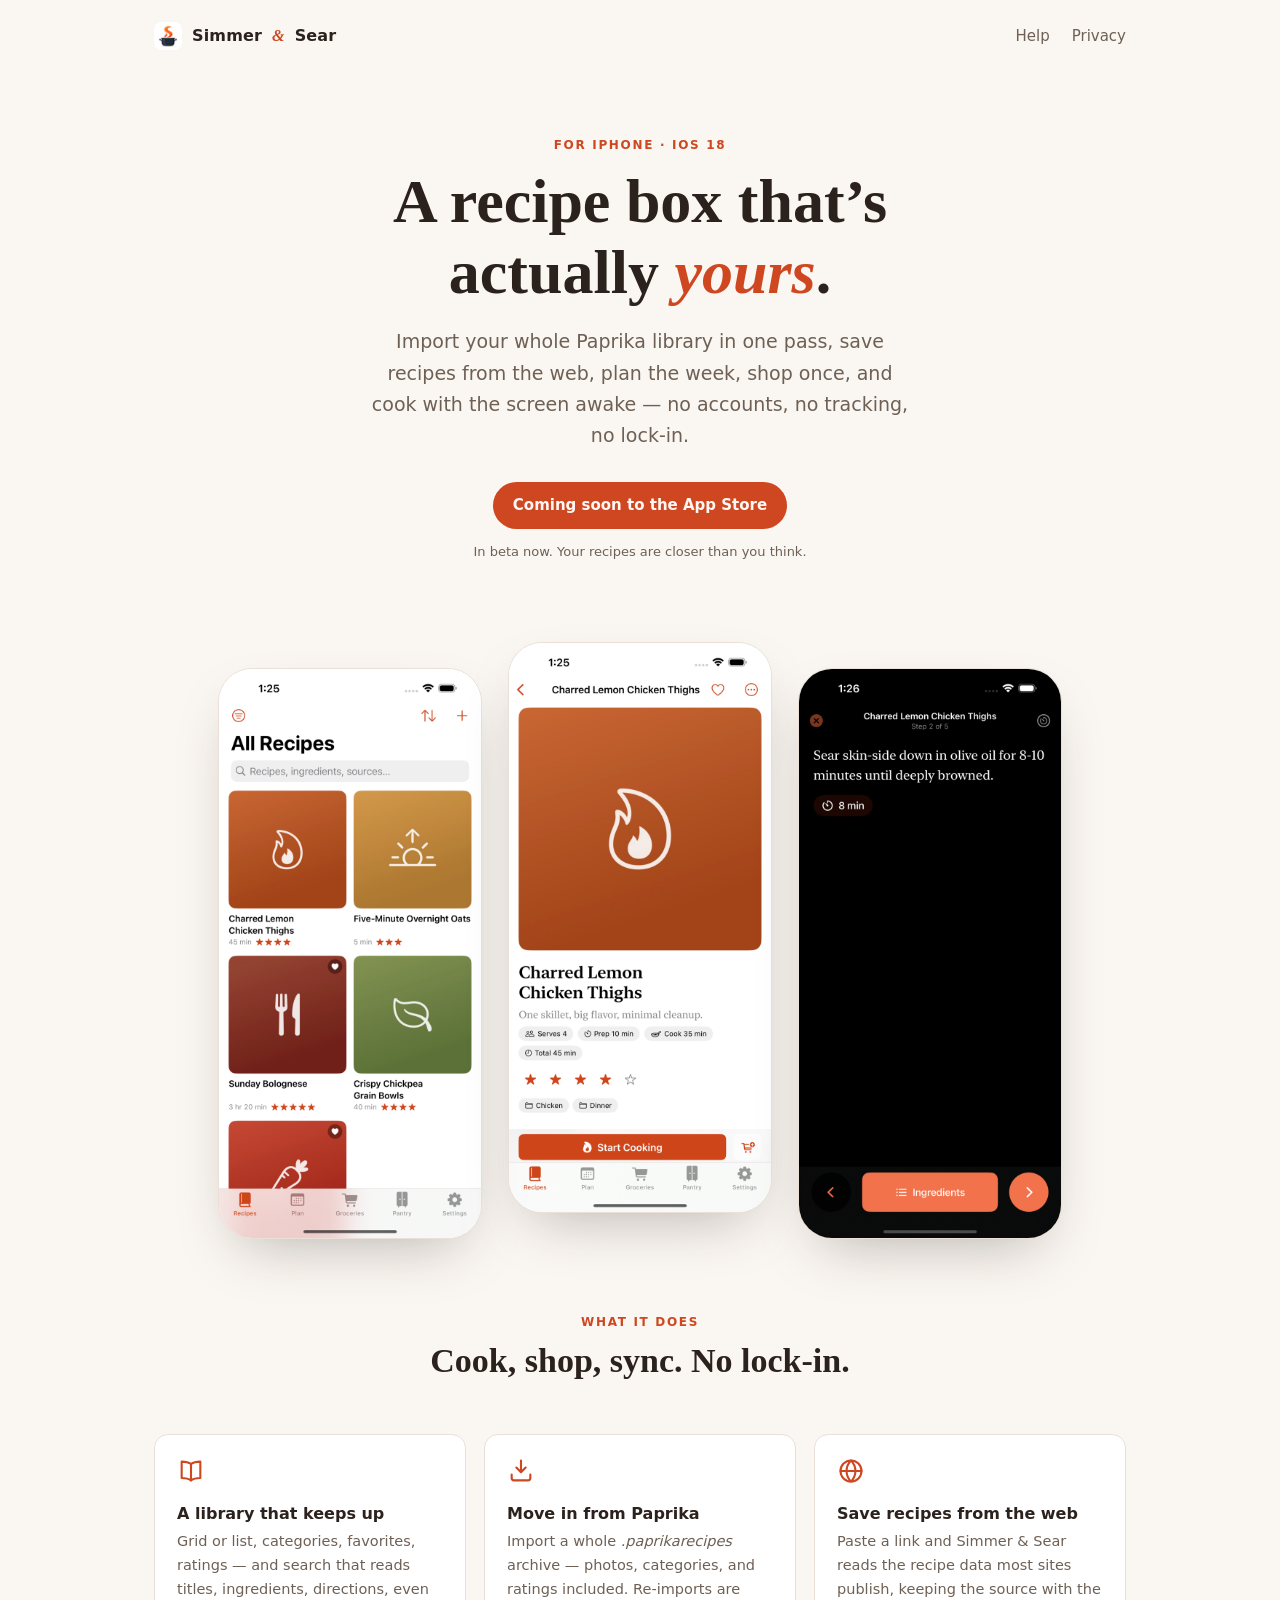
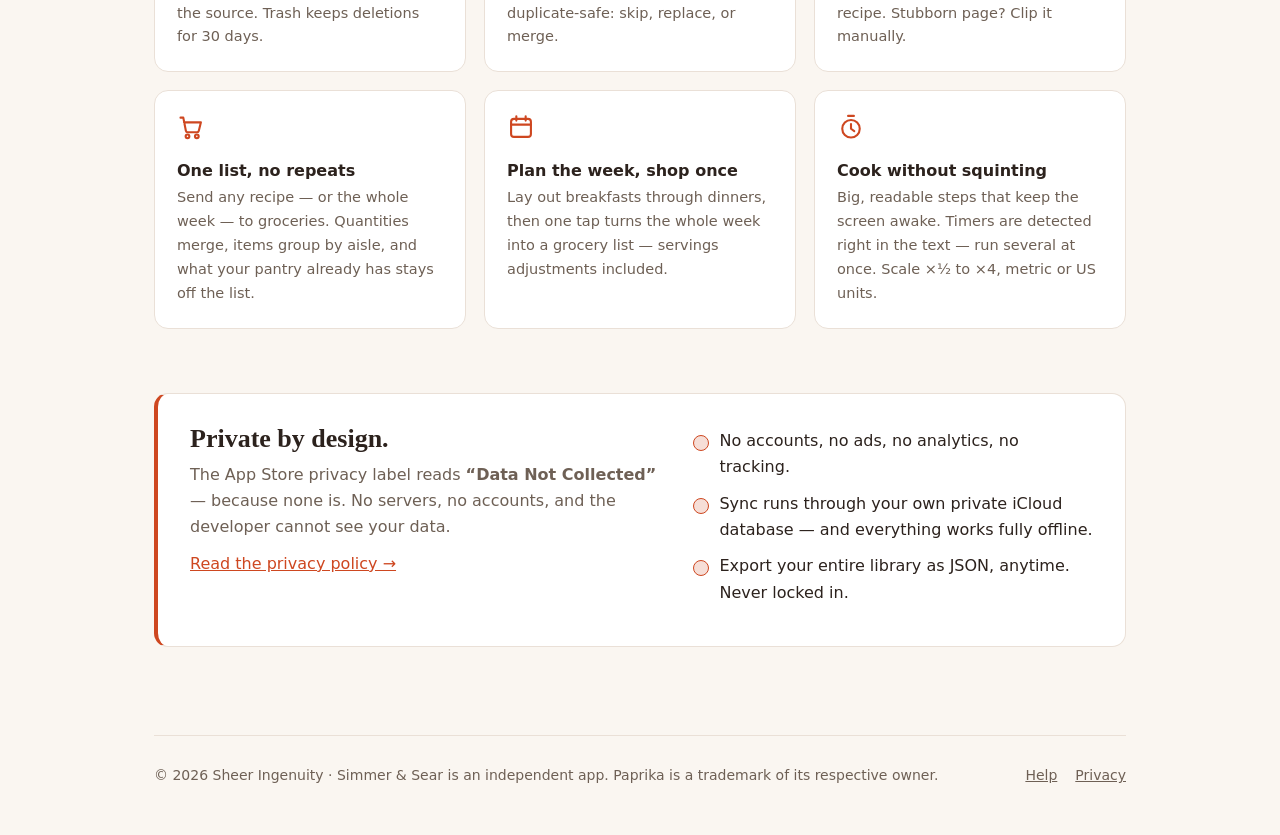
<file: index.html>
<!DOCTYPE html>
<html lang="en">
<head>
<meta charset="utf-8">
<meta name="viewport" content="width=device-width, initial-scale=1">
<title>Simmer &amp; Sear — Recipe Box for iPhone</title>
<meta name="description" content="Cook, shop, sync. No lock-in. Import your whole Paprika library, save recipes from the web, plan the week, and cook hands-free — private by design, on your iPhone.">
<link rel="stylesheet" href="styles.css">
<link rel="icon" type="image/png" sizes="192x192" href="assets/icon-192.png">
<link rel="apple-touch-icon" href="assets/apple-touch-icon.png">
<meta property="og:title" content="Simmer &amp; Sear — Recipe Box for iPhone">
<meta property="og:description" content="Cook, shop, sync. No lock-in. A recipe box that's actually yours.">
<meta property="og:image" content="https://simmerandsear.com/assets/icon-512.png">
<meta property="og:url" content="https://simmerandsear.com/">
<meta property="og:type" content="website">
</head>
<body>
<div class="wrap">

  <header class="site-header">
    <a class="brand" href="/">
      <img src="assets/icon-64.png" alt="" width="28" height="28">
      Simmer <span class="amp">&amp;</span> Sear
    </a>
    <nav class="site-nav">
      <a href="/help">Help</a>
      <a href="/privacy">Privacy</a>
    </nav>
  </header>

  <section class="hero">
    <div class="eyebrow">For iPhone · iOS 18</div>
    <h1>A recipe box that&rsquo;s actually <span class="amp">yours</span>.</h1>
    <p class="sub">Import your whole Paprika library in one pass, save recipes
      from the web, plan the week, shop once, and cook with the screen awake —
      no accounts, no tracking, no lock-in.</p>
    <div class="cta-row">
      <span class="pill solid">Coming soon to the App&nbsp;Store</span>
    </div>
    <p class="coming">In beta now. Your recipes are closer than you think.</p>
  </section>

  <section class="phones" aria-label="Screenshots of Simmer &amp; Sear">
    <div class="phone">
      <img src="assets/screen-library-light.png" width="720" height="1564"
           alt="The recipe library as a grid of square photo tiles">
    </div>
    <div class="phone raised">
      <img src="assets/screen-detail-light.png" width="720" height="1564"
           alt="A recipe page with photo, serves and time chips, and a Start Cooking button">
    </div>
    <div class="phone">
      <img src="assets/screen-cook-dark.png" width="720" height="1564" loading="lazy"
           alt="Cook mode in dark appearance showing one big readable step">
    </div>
  </section>

  <div class="section-head">
    <div class="eyebrow">What it does</div>
    <h2>Cook, shop, sync. No lock-in.</h2>
  </div>

  <section class="features">
    <div class="feature">
      <svg viewBox="0 0 24 24" fill="none" stroke="currentColor" stroke-width="1.8" stroke-linecap="round" stroke-linejoin="round" aria-hidden="true"><path d="M12 6c-2-1.5-5-2-8-2v14c3 0 6 .5 8 2 2-1.5 5-2 8-2V4c-3 0-6 .5-8 2z"/><path d="M12 6v14"/></svg>
      <h3>A library that keeps up</h3>
      <p>Grid or list, categories, favorites, ratings — and search that reads
         titles, ingredients, directions, even the source. Trash keeps
         deletions for 30 days.</p>
    </div>
    <div class="feature">
      <svg viewBox="0 0 24 24" fill="none" stroke="currentColor" stroke-width="1.8" stroke-linecap="round" stroke-linejoin="round" aria-hidden="true"><path d="M12 3v10m0 0-4-4m4 4 4-4"/><path d="M4 15v3a2 2 0 0 0 2 2h12a2 2 0 0 0 2-2v-3"/></svg>
      <h3>Move in from Paprika</h3>
      <p>Import a whole <em>.paprikarecipes</em> archive — photos, categories,
         and ratings included. Re-imports are duplicate-safe: skip, replace,
         or merge.</p>
    </div>
    <div class="feature">
      <svg viewBox="0 0 24 24" fill="none" stroke="currentColor" stroke-width="1.8" stroke-linecap="round" stroke-linejoin="round" aria-hidden="true"><circle cx="12" cy="12" r="9"/><path d="M3 12h18M12 3c2.5 2.5 3.8 5.6 3.8 9s-1.3 6.5-3.8 9c-2.5-2.5-3.8-5.6-3.8-9S9.5 5.5 12 3z"/></svg>
      <h3>Save recipes from the web</h3>
      <p>Paste a link and Simmer &amp; Sear reads the recipe data most sites
         publish, keeping the source with the recipe. Stubborn page? Clip it
         manually.</p>
    </div>
    <div class="feature">
      <svg viewBox="0 0 24 24" fill="none" stroke="currentColor" stroke-width="1.8" stroke-linecap="round" stroke-linejoin="round" aria-hidden="true"><circle cx="9" cy="20" r="1.6"/><circle cx="17" cy="20" r="1.6"/><path d="M3 4h2.4l2.2 11.2a1.6 1.6 0 0 0 1.6 1.3h7.9a1.6 1.6 0 0 0 1.6-1.3L20.5 8H6"/></svg>
      <h3>One list, no repeats</h3>
      <p>Send any recipe — or the whole week — to groceries. Quantities merge,
         items group by aisle, and what your pantry already has stays off the
         list.</p>
    </div>
    <div class="feature">
      <svg viewBox="0 0 24 24" fill="none" stroke="currentColor" stroke-width="1.8" stroke-linecap="round" stroke-linejoin="round" aria-hidden="true"><rect x="3.5" y="5" width="17" height="15.5" rx="2.5"/><path d="M3.5 10h17M8 2.8v3.7M16 2.8v3.7"/></svg>
      <h3>Plan the week, shop once</h3>
      <p>Lay out breakfasts through dinners, then one tap turns the whole week
         into a grocery list — servings adjustments included.</p>
    </div>
    <div class="feature">
      <svg viewBox="0 0 24 24" fill="none" stroke="currentColor" stroke-width="1.8" stroke-linecap="round" stroke-linejoin="round" aria-hidden="true"><circle cx="12" cy="13.5" r="7.5"/><path d="M12 9.5v4l2.8 2M9.5 2.5h5"/></svg>
      <h3>Cook without squinting</h3>
      <p>Big, readable steps that keep the screen awake. Timers are detected
         right in the text — run several at once. Scale ×½ to ×4, metric or
         US units.</p>
    </div>
  </section>

  <section class="privacy-band">
    <div>
      <h2>Private by design.</h2>
      <p>The App Store privacy label reads <strong>&ldquo;Data Not
         Collected&rdquo;</strong> — because none is. No servers, no accounts,
         and the developer cannot see your data.</p>
      <p style="margin-top:10px"><a href="/privacy">Read the privacy policy →</a></p>
    </div>
    <ul>
      <li>No accounts, no ads, no analytics, no tracking.</li>
      <li>Sync runs through your own private iCloud database — and everything
          works fully offline.</li>
      <li>Export your entire library as JSON, anytime. Never locked in.</li>
    </ul>
  </section>

  <footer class="site-footer">
    <div>© 2026 Sheer Ingenuity · Simmer &amp; Sear is an independent app.
         Paprika is a trademark of its respective owner.</div>
    <nav>
      <a href="/help">Help</a>
      <a href="/privacy">Privacy</a>
    </nav>
  </footer>

</div>
</body>
</html>
</file>
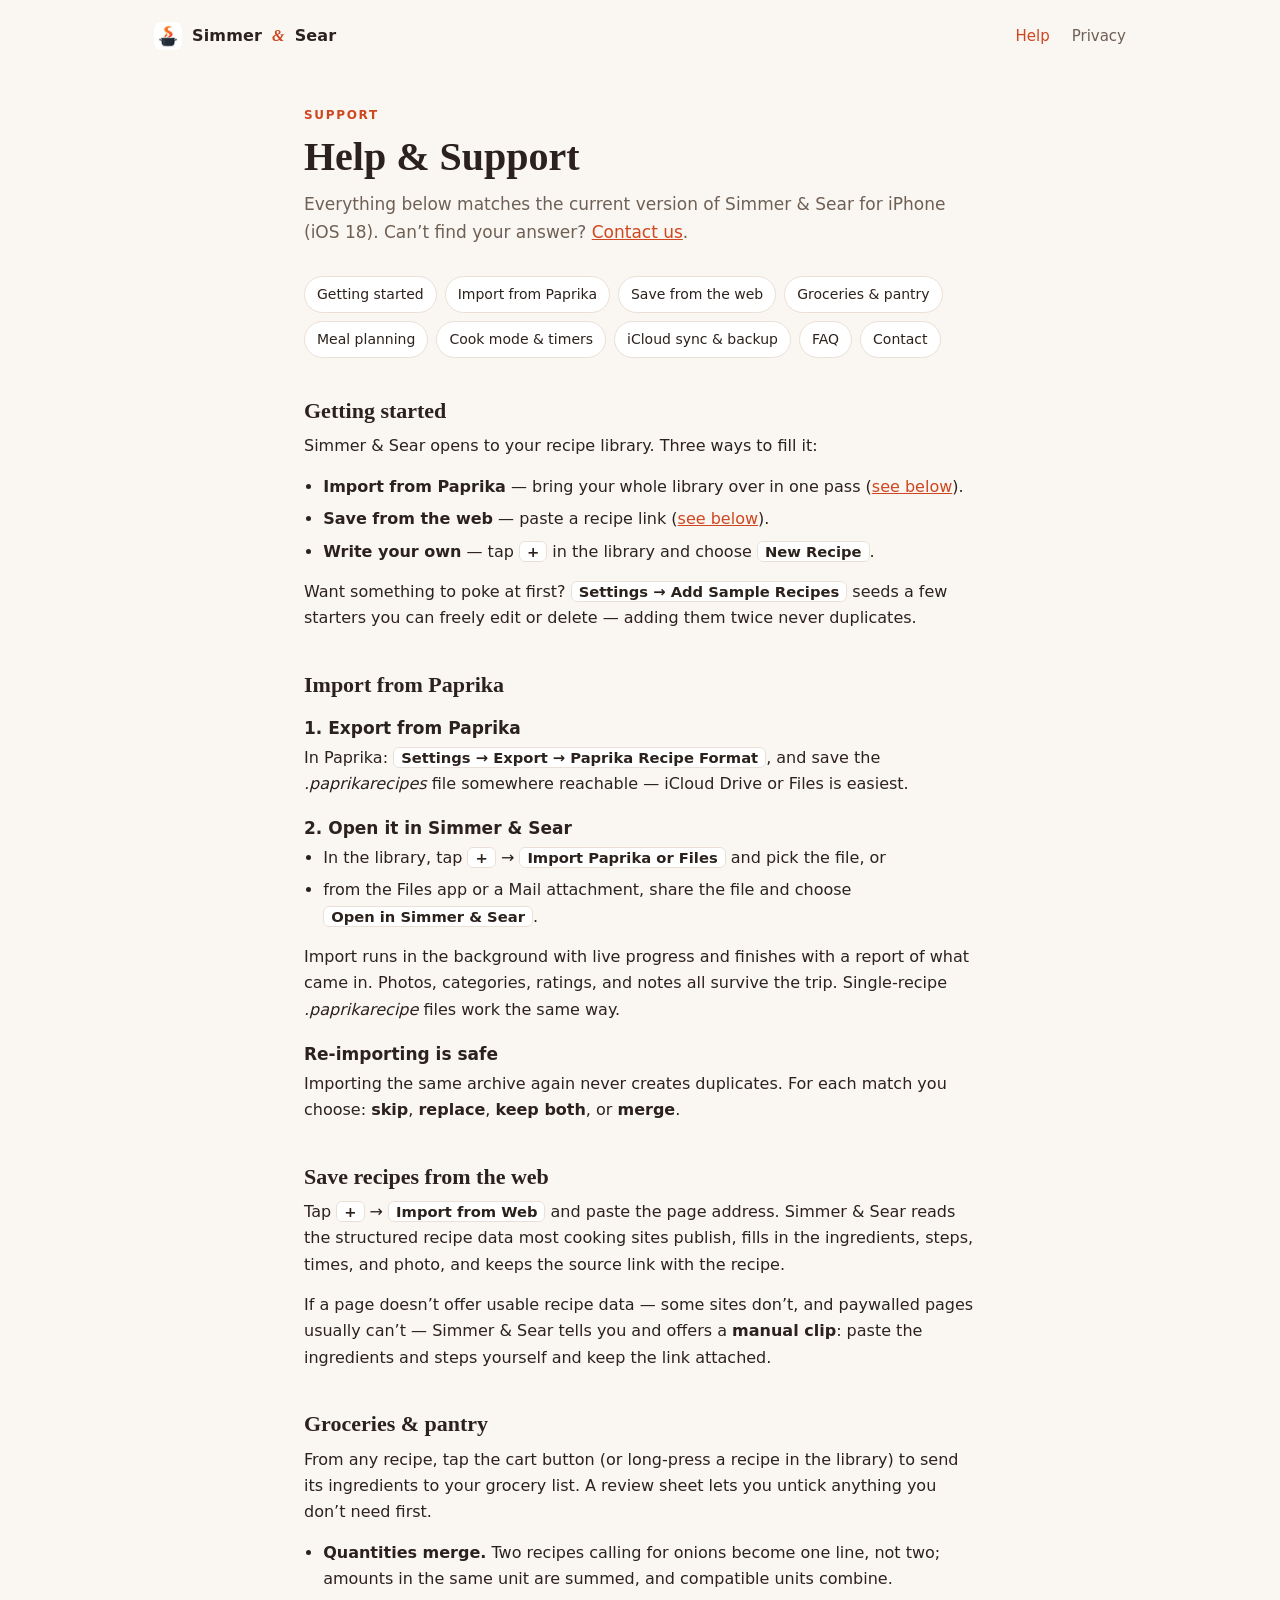
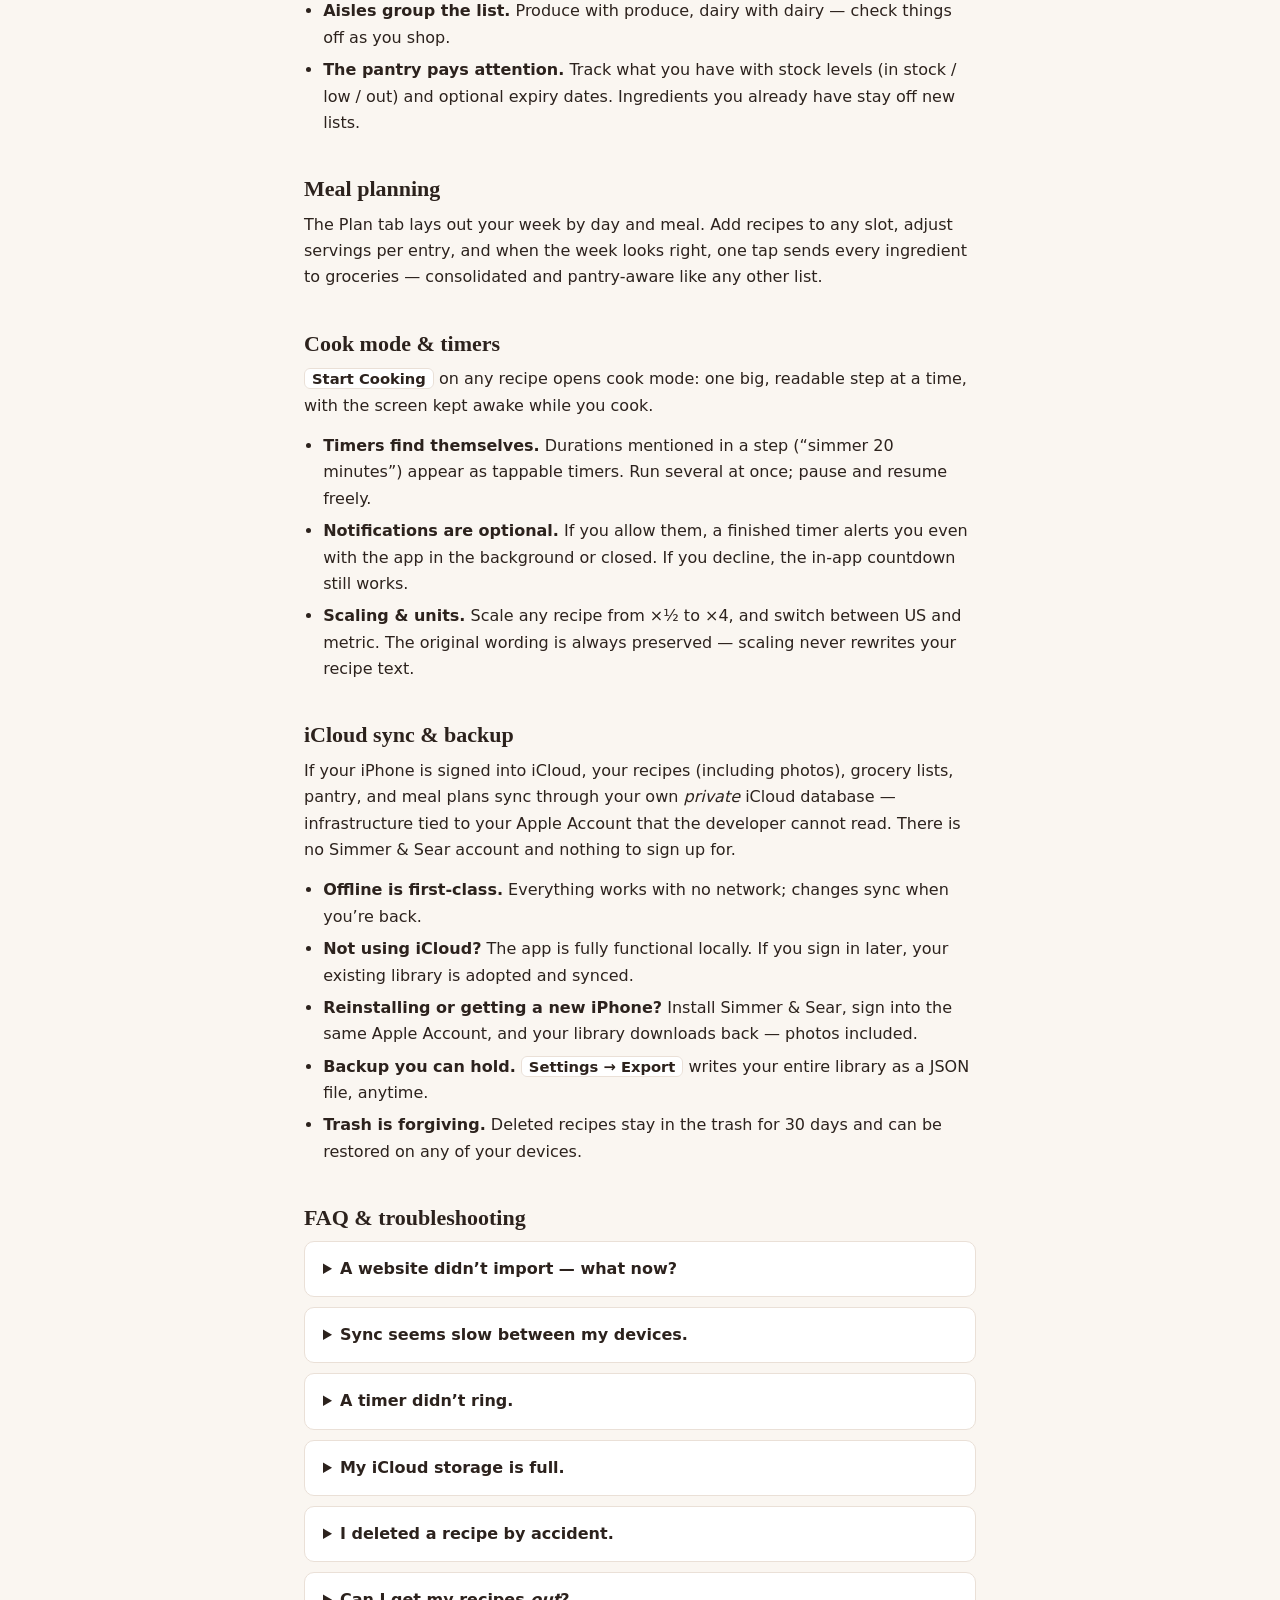
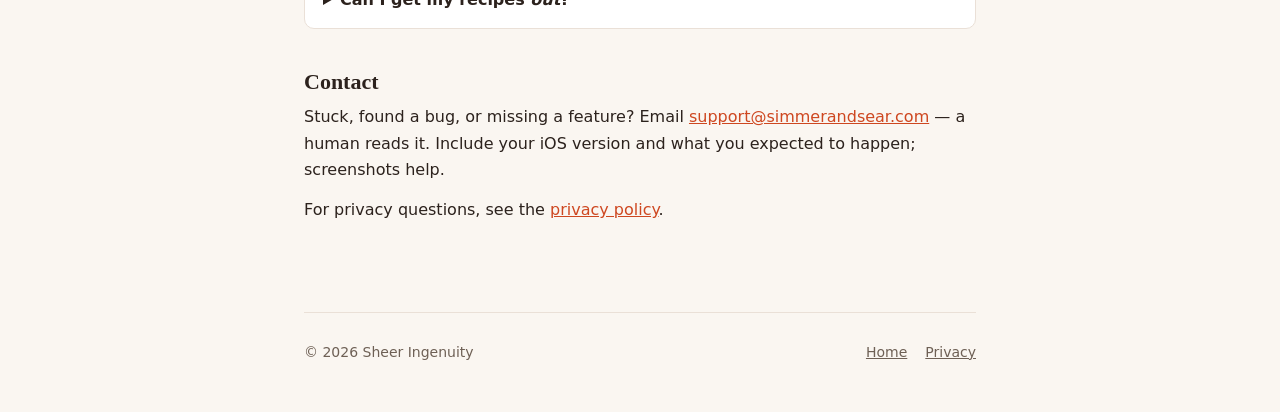
<file: help.html>
<!DOCTYPE html>
<html lang="en">
<head>
<meta charset="utf-8">
<meta name="viewport" content="width=device-width, initial-scale=1">
<title>Help &amp; Support — Simmer &amp; Sear</title>
<meta name="description" content="How to import from Paprika, save recipes from the web, build grocery lists, plan meals, cook with timers, and sync with iCloud in Simmer &amp; Sear.">
<link rel="stylesheet" href="styles.css">
<link rel="icon" type="image/png" sizes="192x192" href="assets/icon-192.png">
<link rel="apple-touch-icon" href="assets/apple-touch-icon.png">
</head>
<body>
<div class="wrap">

  <header class="site-header">
    <a class="brand" href="/">
      <img src="assets/icon-64.png" alt="" width="28" height="28">
      Simmer <span class="amp">&amp;</span> Sear
    </a>
    <nav class="site-nav">
      <a href="/help" aria-current="page">Help</a>
      <a href="/privacy">Privacy</a>
    </nav>
  </header>

  <main class="prose">
    <div class="eyebrow">Support</div>
    <h1>Help &amp; Support</h1>
    <p class="lede">Everything below matches the current version of
       Simmer&nbsp;&amp;&nbsp;Sear for iPhone (iOS&nbsp;18). Can&rsquo;t find
       your answer? <a href="#contact">Contact us</a>.</p>

    <nav class="toc" aria-label="Sections">
      <a href="#start">Getting started</a>
      <a href="#paprika">Import from Paprika</a>
      <a href="#web">Save from the web</a>
      <a href="#groceries">Groceries &amp; pantry</a>
      <a href="#planning">Meal planning</a>
      <a href="#cook">Cook mode &amp; timers</a>
      <a href="#sync">iCloud sync &amp; backup</a>
      <a href="#faq">FAQ</a>
      <a href="#contact">Contact</a>
    </nav>

    <h2 id="start">Getting started</h2>
    <p>Simmer &amp; Sear opens to your recipe library. Three ways to fill it:</p>
    <ul>
      <li><strong>Import from Paprika</strong> — bring your whole library over
          in one pass (<a href="#paprika">see below</a>).</li>
      <li><strong>Save from the web</strong> — paste a recipe link
          (<a href="#web">see below</a>).</li>
      <li><strong>Write your own</strong> — tap <kbd class="path">+</kbd> in
          the library and choose <kbd class="path">New Recipe</kbd>.</li>
    </ul>
    <p>Want something to poke at first? <kbd class="path">Settings → Add
       Sample Recipes</kbd> seeds a few starters you can freely edit or
       delete — adding them twice never duplicates.</p>

    <h2 id="paprika">Import from Paprika</h2>
    <h3>1. Export from Paprika</h3>
    <p>In Paprika: <kbd class="path">Settings → Export → Paprika Recipe
       Format</kbd>, and save the <em>.paprikarecipes</em> file somewhere
       reachable — iCloud Drive or Files is easiest.</p>
    <h3>2. Open it in Simmer &amp; Sear</h3>
    <ul>
      <li>In the library, tap <kbd class="path">+</kbd> →
          <kbd class="path">Import Paprika or Files</kbd> and pick the file, or</li>
      <li>from the Files app or a Mail attachment, share the file and choose
          <kbd class="path">Open in Simmer &amp; Sear</kbd>.</li>
    </ul>
    <p>Import runs in the background with live progress and finishes with a
       report of what came in. Photos, categories, ratings, and notes all
       survive the trip. Single-recipe <em>.paprikarecipe</em> files work the
       same way.</p>
    <h3>Re-importing is safe</h3>
    <p>Importing the same archive again never creates duplicates. For each
       match you choose: <strong>skip</strong>, <strong>replace</strong>,
       <strong>keep both</strong>, or <strong>merge</strong>.</p>

    <h2 id="web">Save recipes from the web</h2>
    <p>Tap <kbd class="path">+</kbd> → <kbd class="path">Import from
       Web</kbd> and paste the page address. Simmer &amp; Sear reads the
       structured recipe data most cooking sites publish, fills in the
       ingredients, steps, times, and photo, and keeps the source link with
       the recipe.</p>
    <p>If a page doesn&rsquo;t offer usable recipe data — some sites
       don&rsquo;t, and paywalled pages usually can&rsquo;t — Simmer &amp;
       Sear tells you and offers a <strong>manual clip</strong>: paste the
       ingredients and steps yourself and keep the link attached.</p>

    <h2 id="groceries">Groceries &amp; pantry</h2>
    <p>From any recipe, tap the cart button (or long-press a recipe in the
       library) to send its ingredients to your grocery list. A review sheet
       lets you untick anything you don&rsquo;t need first.</p>
    <ul>
      <li><strong>Quantities merge.</strong> Two recipes calling for onions
          become one line, not two; amounts in the same unit are summed, and
          compatible units combine.</li>
      <li><strong>Aisles group the list.</strong> Produce with produce, dairy
          with dairy — check things off as you shop.</li>
      <li><strong>The pantry pays attention.</strong> Track what you have with
          stock levels (in stock / low / out) and optional expiry dates.
          Ingredients you already have stay off new lists.</li>
    </ul>

    <h2 id="planning">Meal planning</h2>
    <p>The Plan tab lays out your week by day and meal. Add recipes to any
       slot, adjust servings per entry, and when the week looks right, one tap
       sends every ingredient to groceries — consolidated and
       pantry-aware like any other list.</p>

    <h2 id="cook">Cook mode &amp; timers</h2>
    <p><kbd class="path">Start Cooking</kbd> on any recipe opens cook mode:
       one big, readable step at a time, with the screen kept awake while you
       cook.</p>
    <ul>
      <li><strong>Timers find themselves.</strong> Durations mentioned in a
          step (&ldquo;simmer 20 minutes&rdquo;) appear as tappable timers.
          Run several at once; pause and resume freely.</li>
      <li><strong>Notifications are optional.</strong> If you allow them, a
          finished timer alerts you even with the app in the background or
          closed. If you decline, the in-app countdown still works.</li>
      <li><strong>Scaling &amp; units.</strong> Scale any recipe from ×½ to
          ×4, and switch between US and metric. The original wording is always
          preserved — scaling never rewrites your recipe text.</li>
    </ul>

    <h2 id="sync">iCloud sync &amp; backup</h2>
    <p>If your iPhone is signed into iCloud, your recipes (including photos),
       grocery lists, pantry, and meal plans sync through your own
       <em>private</em> iCloud database — infrastructure tied to your Apple
       Account that the developer cannot read. There is no Simmer &amp; Sear
       account and nothing to sign up for.</p>
    <ul>
      <li><strong>Offline is first-class.</strong> Everything works with no
          network; changes sync when you&rsquo;re back.</li>
      <li><strong>Not using iCloud?</strong> The app is fully functional
          locally. If you sign in later, your existing library is adopted and
          synced.</li>
      <li><strong>Reinstalling or getting a new iPhone?</strong> Install
          Simmer &amp; Sear, sign into the same Apple Account, and your
          library downloads back — photos included.</li>
      <li><strong>Backup you can hold.</strong> <kbd class="path">Settings →
          Export</kbd> writes your entire library as a JSON file, anytime.</li>
      <li><strong>Trash is forgiving.</strong> Deleted recipes stay in the
          trash for 30 days and can be restored on any of your devices.</li>
    </ul>

    <h2 id="faq">FAQ &amp; troubleshooting</h2>

    <details class="faq">
      <summary>A website didn&rsquo;t import — what now?</summary>
      <p>Some sites don&rsquo;t publish structured recipe data, block
         automated fetching, or sit behind a paywall. Simmer &amp; Sear will
         say so and offer the manual clip, which keeps the source link with
         the recipe. Double-check the address is the recipe page itself, not a
         gallery or search page.</p>
    </details>
    <details class="faq">
      <summary>Sync seems slow between my devices.</summary>
      <p>iCloud batches changes, so a few seconds — occasionally minutes — is
         normal. Make sure both devices use the same Apple Account, iCloud
         Drive is on, and open the app on the receiving device to give it a
         nudge. Low Power Mode and poor connectivity delay background
         delivery.</p>
    </details>
    <details class="faq">
      <summary>A timer didn&rsquo;t ring.</summary>
      <p>Check that notifications are allowed (<kbd class="path">iOS Settings
         → Notifications → Simmer &amp; Sear</kbd>) and that a Focus mode
         isn&rsquo;t silencing them. With notifications off, timers still
         count down inside the app.</p>
    </details>
    <details class="faq">
      <summary>My iCloud storage is full.</summary>
      <p>Simmer &amp; Sear keeps working locally and says so in Settings —
         nothing is lost. Sync resumes once space frees up.</p>
    </details>
    <details class="faq">
      <summary>I deleted a recipe by accident.</summary>
      <p>Library → <kbd class="path">Browse → Recently Deleted</kbd>. Recipes
         stay there for 30 days; restore puts them right back.</p>
    </details>
    <details class="faq">
      <summary>Can I get my recipes <em>out</em>?</summary>
      <p>Always. <kbd class="path">Settings → Export</kbd> produces a JSON
         file of your entire library. Your collection is never locked in.</p>
    </details>

    <h2 id="contact">Contact</h2>
    <p>Stuck, found a bug, or missing a feature? Email
       <a href="mailto:support@simmerandsear.com">support@simmerandsear.com</a>
       — a human reads it. Include your iOS version and what you expected to
       happen; screenshots help.</p>
    <p>For privacy questions, see the
       <a href="/privacy">privacy policy</a>.</p>

    <footer class="site-footer">
      <div>© 2026 Sheer Ingenuity</div>
      <nav>
        <a href="/">Home</a>
        <a href="/privacy">Privacy</a>
      </nav>
    </footer>
  </main>

</div>
</body>
</html>
</file>
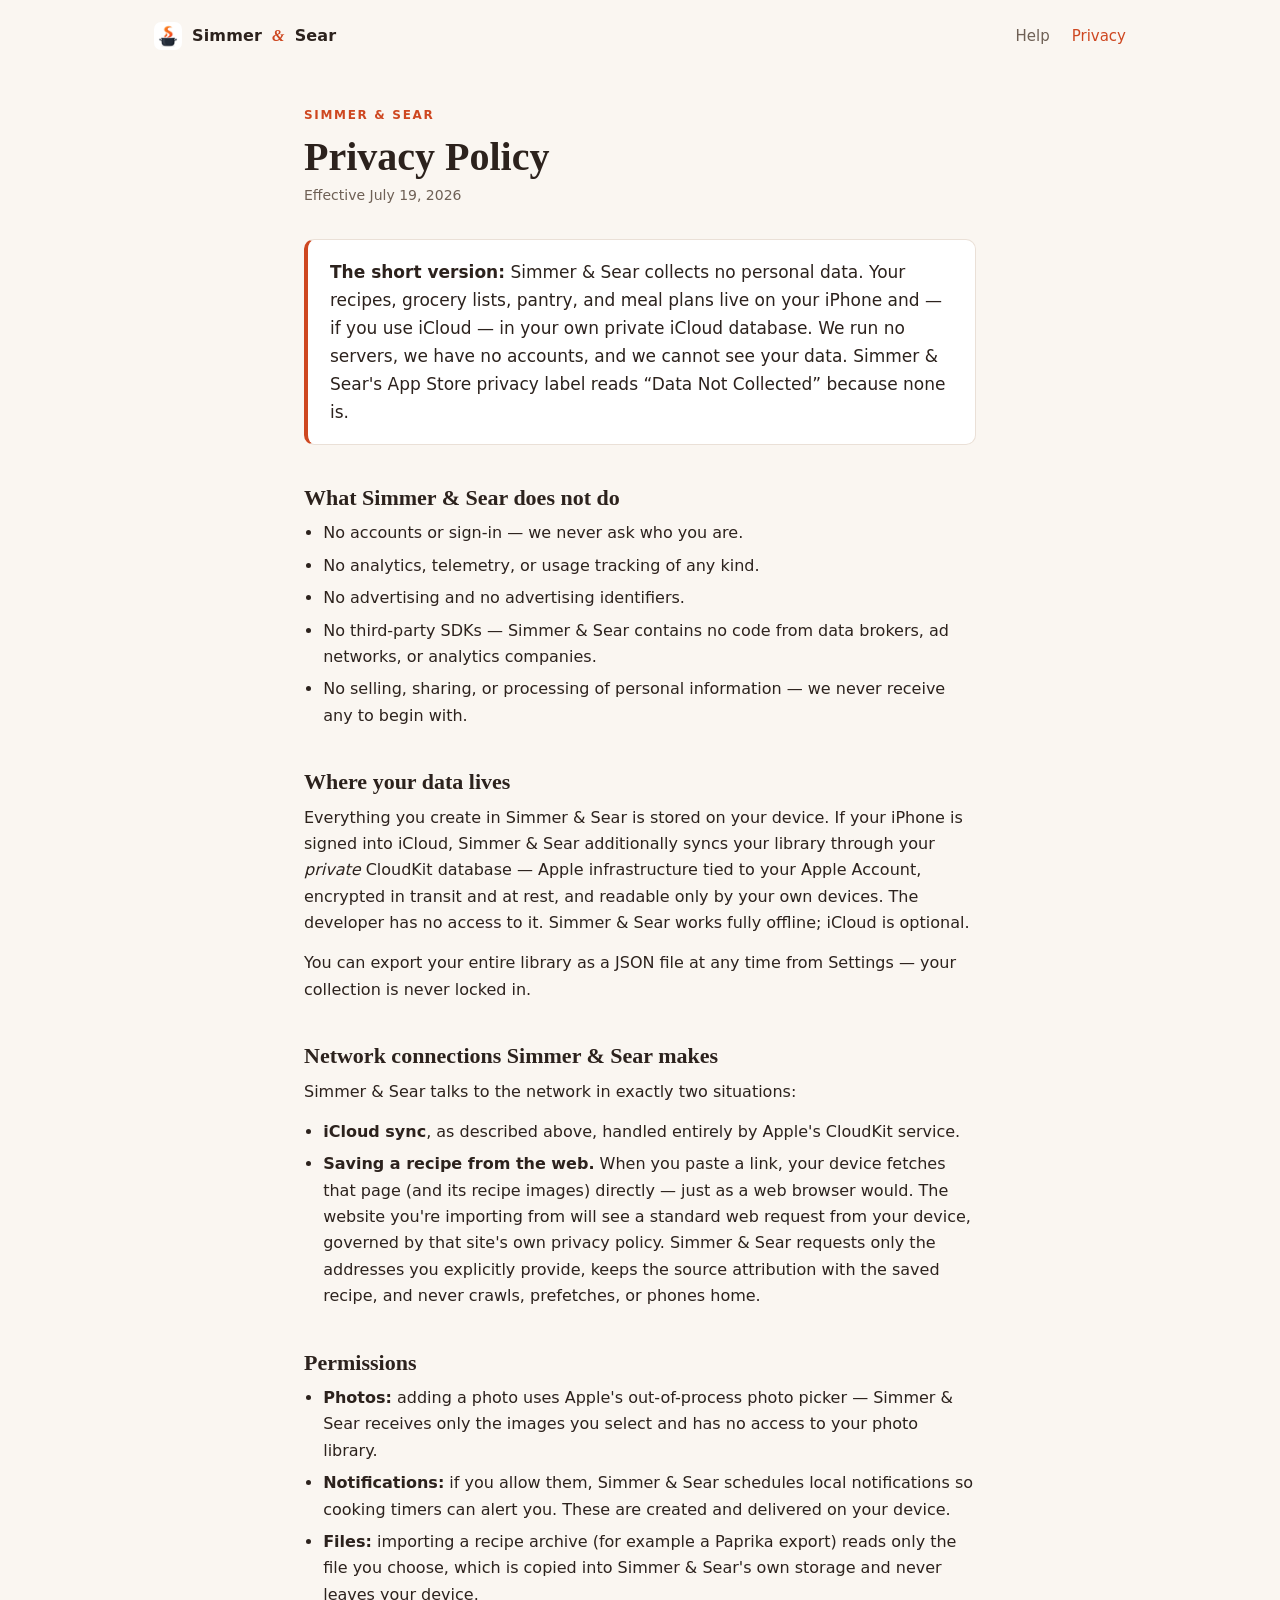
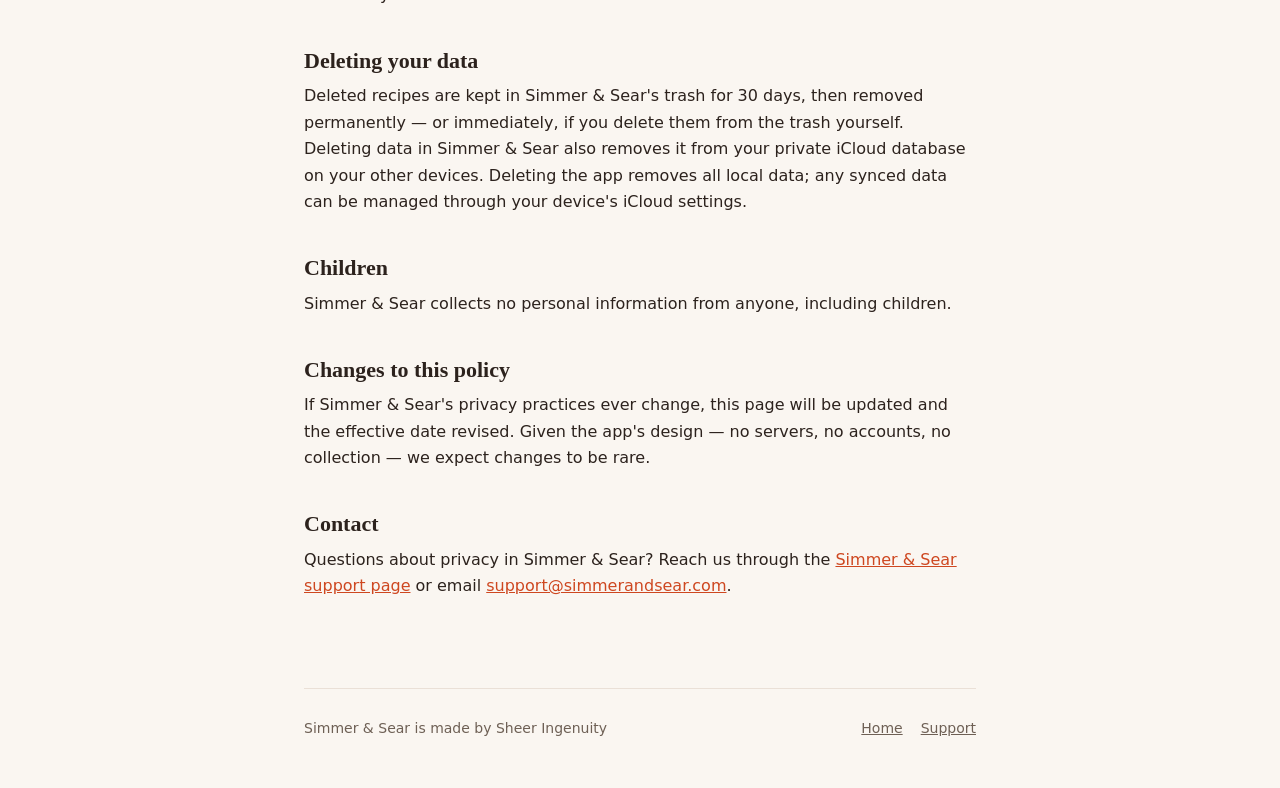
<file: privacy.html>
<!DOCTYPE html>
<html lang="en">
<head>
<meta charset="utf-8">
<meta name="viewport" content="width=device-width, initial-scale=1">
<title>Privacy Policy — Simmer &amp; Sear</title>
<meta name="description" content="Simmer &amp; Sear collects no personal data. Your recipes live on your iPhone and in your private iCloud database, which the developer cannot access.">
<link rel="stylesheet" href="styles.css">
<link rel="icon" type="image/png" sizes="192x192" href="assets/icon-192.png">
<link rel="apple-touch-icon" href="assets/apple-touch-icon.png">
</head>
<body>
<div class="wrap">

  <header class="site-header">
    <a class="brand" href="/">
      <img src="assets/icon-64.png" alt="" width="28" height="28">
      Simmer <span class="amp">&amp;</span> Sear
    </a>
    <nav class="site-nav">
      <a href="/help">Help</a>
      <a href="/privacy" aria-current="page">Privacy</a>
    </nav>
  </header>

  <main class="prose">
    <div class="eyebrow">Simmer &amp; Sear</div>
    <h1>Privacy Policy</h1>
    <p class="effective">Effective July 19, 2026</p>

    <div class="summary">
      <strong>The short version:</strong> Simmer &amp; Sear collects no personal data.
      Your recipes, grocery lists, pantry, and meal plans live on your iPhone
      and — if you use iCloud — in your own private iCloud database. We run no
      servers, we have no accounts, and we cannot see your data. Simmer &amp; Sear's App
      Store privacy label reads &ldquo;Data&nbsp;Not&nbsp;Collected&rdquo;
      because none is.
    </div>

    <h2>What Simmer &amp; Sear does not do</h2>
    <ul>
      <li>No accounts or sign-in — we never ask who you are.</li>
      <li>No analytics, telemetry, or usage tracking of any kind.</li>
      <li>No advertising and no advertising identifiers.</li>
      <li>No third-party SDKs — Simmer &amp; Sear contains no code from data brokers,
          ad networks, or analytics companies.</li>
      <li>No selling, sharing, or processing of personal information —
          we never receive any to begin with.</li>
    </ul>

    <h2>Where your data lives</h2>
    <p>Everything you create in Simmer &amp; Sear is stored on your device. If your
       iPhone is signed into iCloud, Simmer &amp; Sear additionally syncs your library
       through your <em>private</em> CloudKit database — Apple infrastructure
       tied to your Apple&nbsp;Account, encrypted in transit and at rest, and
       readable only by your own devices. The developer has no access to it.
       Simmer &amp; Sear works fully offline; iCloud is optional.</p>
    <p>You can export your entire library as a JSON file at any time from
       Settings — your collection is never locked in.</p>

    <h2>Network connections Simmer &amp; Sear makes</h2>
    <p>Simmer &amp; Sear talks to the network in exactly two situations:</p>
    <ul>
      <li><strong>iCloud sync</strong>, as described above, handled entirely
          by Apple's CloudKit service.</li>
      <li><strong>Saving a recipe from the web.</strong> When you paste a link,
          your device fetches that page (and its recipe images) directly —
          just as a web browser would. The website you're importing from will
          see a standard web request from your device, governed by that site's
          own privacy policy. Simmer &amp; Sear requests only the addresses you
          explicitly provide, keeps the source attribution with the saved
          recipe, and never crawls, prefetches, or phones home.</li>
    </ul>

    <h2>Permissions</h2>
    <ul>
      <li><strong>Photos:</strong> adding a photo uses Apple's out-of-process
          photo picker — Simmer &amp; Sear receives only the images you select and has no
          access to your photo library.</li>
      <li><strong>Notifications:</strong> if you allow them, Simmer &amp; Sear schedules
          local notifications so cooking timers can alert you. These are
          created and delivered on your device.</li>
      <li><strong>Files:</strong> importing a recipe archive (for example a
          Paprika export) reads only the file you choose, which is copied into
          Simmer &amp; Sear's own storage and never leaves your device.</li>
    </ul>

    <h2>Deleting your data</h2>
    <p>Deleted recipes are kept in Simmer &amp; Sear's trash for 30 days, then removed
       permanently — or immediately, if you delete them from the trash
       yourself. Deleting data in Simmer &amp; Sear also removes it from your private
       iCloud database on your other devices. Deleting the app removes all
       local data; any synced data can be managed through your device's
       iCloud settings.</p>

    <h2>Children</h2>
    <p>Simmer &amp; Sear collects no personal information from anyone, including
       children.</p>

    <h2>Changes to this policy</h2>
    <p>If Simmer &amp; Sear's privacy practices ever change, this page will be updated
       and the effective date revised. Given the app's design — no servers, no
       accounts, no collection — we expect changes to be rare.</p>

    <h2>Contact</h2>
    <p>Questions about privacy in Simmer &amp; Sear? Reach us through the
       <a href="/help">Simmer &amp; Sear support page</a> or email
       <a href="mailto:support@simmerandsear.com">support@simmerandsear.com</a>.</p>

    <footer class="site-footer">
      <div>Simmer &amp; Sear is made by Sheer Ingenuity</div>
      <nav>
        <a href="/">Home</a>
        <a href="/help">Support</a>
      </nav>
    </footer>
  </main>

</div>
</body>
</html>
</file>
<file: styles.css>
/* Simmer & Sear — shared site theme.
   Tokens mirror the app's asset catalog: accent #CE4720 (light) / #F2714D
   (dark), warm paper grounds, serif display over system sans. */

:root {
  --ground: #FAF6F1;
  --ink: #2C221D;
  --muted: #6E6055;
  --accent: #CE4720;
  --line: #EAE0D7;
  --card: #FFFFFF;
  --serif: ui-serif, Georgia, "Times New Roman", serif;
  --sans: -apple-system, BlinkMacSystemFont, "Segoe UI", system-ui, sans-serif;
}
@media (prefers-color-scheme: dark) {
  :root {
    --ground: #191310;
    --ink: #F2EAE3;
    --muted: #B0A196;
    --accent: #F2714D;
    --line: #352B24;
    --card: #221B16;
  }
}

* { margin: 0; padding: 0; box-sizing: border-box; }
html { scroll-behavior: smooth; }
body {
  background: var(--ground);
  color: var(--ink);
  font-family: var(--sans);
  line-height: 1.65;
  -webkit-font-smoothing: antialiased;
}
img { max-width: 100%; height: auto; display: block; }
a { color: var(--accent); }

.wrap { max-width: 1020px; margin: 0 auto; padding: 0 24px; }

/* Header / footer chrome */
.site-header {
  display: flex; align-items: center; justify-content: space-between;
  padding: 22px 0;
}
.brand {
  display: flex; align-items: center; gap: 10px;
  color: var(--ink); text-decoration: none;
  font-weight: 650; letter-spacing: 0.01em;
}
.brand img { width: 28px; height: 28px; border-radius: 7px; }
.brand .amp { font-family: var(--serif); font-style: italic; color: var(--accent); }
.site-nav { display: flex; gap: 22px; font-size: 15px; }
.site-nav a { color: var(--muted); text-decoration: none; }
.site-nav a:hover, .site-nav a[aria-current="page"] { color: var(--accent); }

.site-footer {
  margin-top: 88px; padding: 28px 0 48px;
  border-top: 1px solid var(--line);
  color: var(--muted); font-size: 14px;
  display: flex; flex-wrap: wrap; gap: 8px 22px; align-items: center;
  justify-content: space-between;
}
.site-footer nav { display: flex; gap: 18px; }
.site-footer a { color: var(--muted); }
.site-footer a:hover { color: var(--accent); }

/* Type */
.eyebrow {
  font-size: 12px; letter-spacing: 0.14em; text-transform: uppercase;
  color: var(--accent); font-weight: 600;
}
h1, h2, h3 { font-family: var(--serif); font-weight: 600; line-height: 1.15; }

/* Prose pages (help, privacy) */
.prose { max-width: 42rem; margin: 0 auto; padding-top: 34px; }
.prose h1 { font-size: clamp(30px, 6vw, 40px); margin: 8px 0 4px; }
.prose .lede { color: var(--muted); font-size: 17px; margin: 10px 0 30px; }
.prose h2 { font-size: 22px; margin: 40px 0 10px; scroll-margin-top: 24px; }
.prose h3 { font-size: 17px; font-family: var(--sans); font-weight: 650; margin: 22px 0 6px; }
.prose p { margin: 0 0 14px; }
.prose ul, .prose ol { margin: 0 0 14px 1.2rem; }
.prose li { margin-bottom: 6px; }
.prose .effective { color: var(--muted); font-size: 14px; margin-bottom: 32px; }

.summary {
  background: var(--card);
  border: 1px solid var(--line);
  border-left: 4px solid var(--accent);
  border-radius: 10px;
  padding: 18px 22px;
  margin-bottom: 40px;
  font-size: 17px;
}

.toc { display: flex; flex-wrap: wrap; gap: 8px; margin: 0 0 8px; padding: 0; }
.toc a {
  display: inline-block; padding: 6px 12px;
  background: var(--card); border: 1px solid var(--line); border-radius: 999px;
  color: var(--ink); text-decoration: none; font-size: 14px;
}
.toc a:hover { border-color: var(--accent); color: var(--accent); }

kbd.path {
  font-family: var(--sans); font-size: 0.92em; font-weight: 600;
  background: var(--card); border: 1px solid var(--line);
  border-radius: 6px; padding: 1px 7px; white-space: nowrap;
}

details.faq {
  background: var(--card); border: 1px solid var(--line);
  border-radius: 10px; padding: 14px 18px; margin-bottom: 10px;
}
details.faq summary {
  cursor: pointer; font-weight: 650; font-size: 16px;
  font-family: var(--sans);
}
details.faq[open] summary { margin-bottom: 8px; }
details.faq p:last-child { margin-bottom: 0; }

/* Lander */
.hero { text-align: center; padding: 64px 0 36px; }
.hero h1 {
  font-size: clamp(38px, 7.5vw, 62px);
  max-width: 17ch; margin: 10px auto 0;
}
.hero .sub {
  max-width: 34rem; margin: 18px auto 0;
  color: var(--muted); font-size: 19px;
}
.hero .amp { font-style: italic; color: var(--accent); }
.cta-row { margin-top: 30px; display: flex; gap: 14px; justify-content: center; flex-wrap: wrap; }
.pill {
  display: inline-flex; align-items: center; gap: 8px;
  padding: 11px 20px; border-radius: 999px;
  font-weight: 650; font-size: 15px; text-decoration: none;
}
.pill.solid { background: var(--accent); color: #FFF7F3; }
.pill.ghost { border: 1px solid var(--line); color: var(--ink); background: var(--card); }
.pill.ghost:hover { border-color: var(--accent); }
.coming { font-size: 13px; color: var(--muted); margin-top: 12px; }

.phones {
  display: flex; gap: 26px; justify-content: center; align-items: flex-end;
  padding: 44px 0 10px;
}
.phone {
  width: 264px; flex: 0 0 auto;
  border-radius: 34px; overflow: hidden;
  border: 1px solid var(--line);
  background: var(--card);
  box-shadow: 0 24px 60px -24px rgba(44, 34, 29, 0.35);
}
.phone.raised { margin-bottom: 26px; }
@media (max-width: 760px) {
  .phones {
    justify-content: flex-start; overflow-x: auto; padding-left: 24px;
    scroll-snap-type: x mandatory;
  }
  .phone { scroll-snap-align: center; }
  .phone.raised { margin-bottom: 0; }
}

.features {
  display: grid; grid-template-columns: repeat(3, 1fr);
  gap: 18px; padding: 54px 0 0;
}
@media (max-width: 860px) { .features { grid-template-columns: repeat(2, 1fr); } }
@media (max-width: 560px) { .features { grid-template-columns: 1fr; } }
.feature {
  background: var(--card); border: 1px solid var(--line);
  border-radius: 14px; padding: 22px;
}
.feature svg { width: 28px; height: 28px; color: var(--accent); margin-bottom: 12px; }
.feature h3 { font-family: var(--sans); font-size: 16px; font-weight: 650; margin-bottom: 6px; }
.feature p { color: var(--muted); font-size: 14.5px; }

.privacy-band {
  margin-top: 64px;
  background: var(--card); border: 1px solid var(--line);
  border-left: 4px solid var(--accent); border-radius: 14px;
  padding: 30px 32px;
  display: grid; grid-template-columns: 1.2fr 1fr; gap: 24px;
}
@media (max-width: 760px) { .privacy-band { grid-template-columns: 1fr; } }
.privacy-band h2 { font-size: 26px; margin-bottom: 8px; }
.privacy-band p { color: var(--muted); }
.privacy-band ul { list-style: none; margin-top: 4px; }
.privacy-band li { padding-left: 26px; position: relative; margin-bottom: 10px; }
.privacy-band li::before {
  content: ""; position: absolute; left: 0; top: 7px;
  width: 14px; height: 14px; border-radius: 999px;
  background: color-mix(in srgb, var(--accent) 18%, transparent);
  border: 1.5px solid var(--accent);
}
.section-head { text-align: center; padding-top: 64px; }
.section-head h2 { font-size: clamp(26px, 4.5vw, 34px); margin-top: 8px; }

/* 404 */
.lost { text-align: center; padding: 110px 0 40px; }
.lost h1 { font-size: clamp(34px, 7vw, 54px); margin-bottom: 12px; }
.lost p { color: var(--muted); }
</file>
